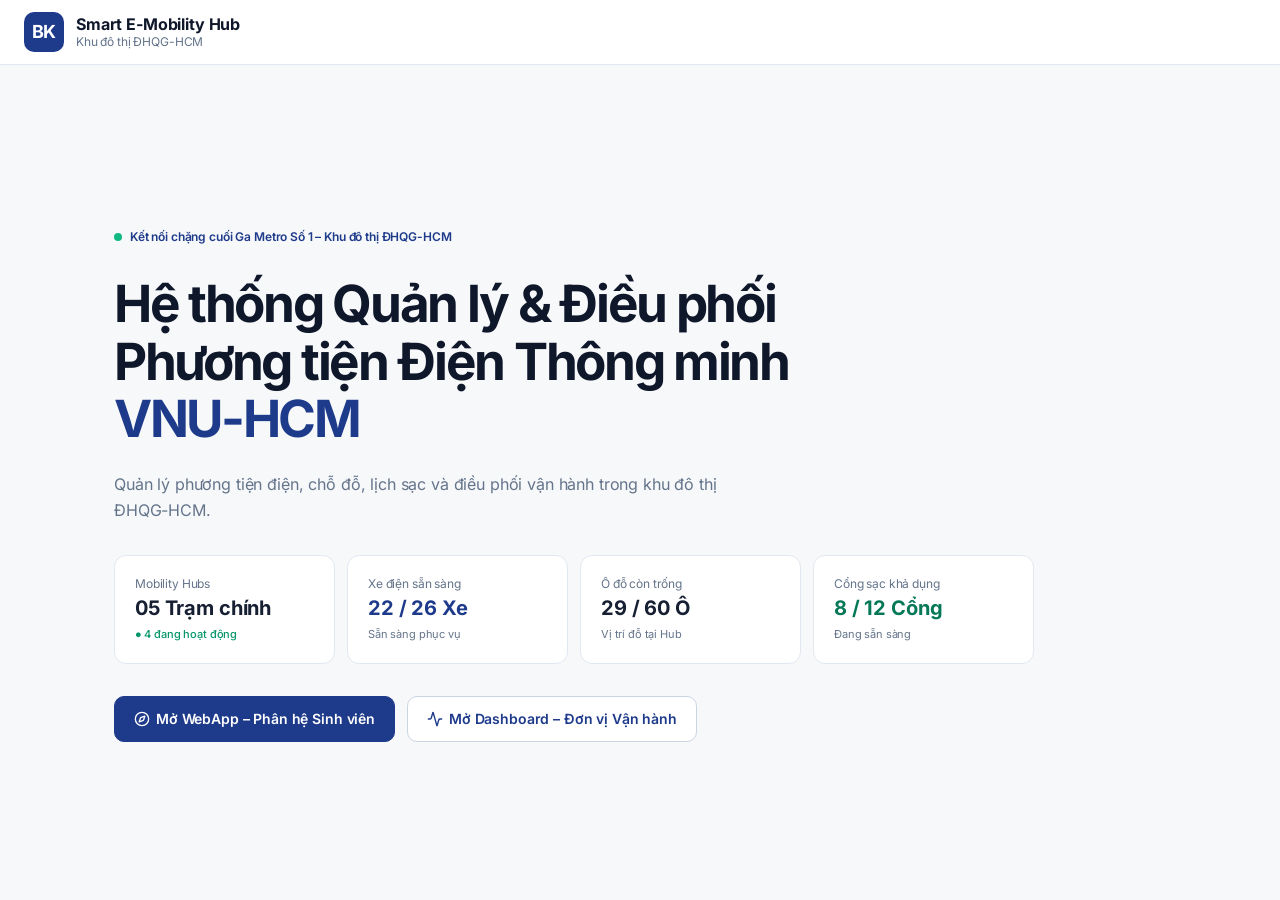
<file: index.html>
<!doctype html>
<html lang="vi">
  <head>
    <meta charset="utf-8" />
    <meta name="viewport" content="width=device-width, initial-scale=1" />
    <meta name="theme-color" content="#1e3a8a" />
    <title>Smart E-Hub · ĐHQG-HCM</title>
    <link rel="stylesheet" href="./src/styles/fonts.css" />
    <link rel="stylesheet" href="./src/styles/base.css" />
    <link rel="stylesheet" href="./src/styles/layout.css" />
    <link rel="stylesheet" href="./src/styles/components.css" />
  </head>
  <body>
    <div id="app"><p>Đang tải dữ liệu khu đô thị…</p></div>
    <dialog id="dialog"></dialog>
    <div role="status" aria-live="polite" id="toast"></div>
    <script type="module" src="./src/app.js"></script>
  </body>
</html>
</file>
<file: src/styles/fonts.css>
/* inter-vietnamese-400-normal */
@font-face {
  font-family: 'Inter';
  font-style: normal;
  font-display: swap;
  font-weight: 400;
  src: url('../../assets/fonts/inter-vietnamese-400-normal.woff2') format('woff2');
  unicode-range: U+0102-0103,U+0110-0111,U+0128-0129,U+0168-0169,U+01A0-01A1,U+01AF-01B0,U+0300-0301,U+0303-0304,U+0308-0309,U+0323,U+0329,U+1EA0-1EF9,U+20AB;
}

/* inter-latin-ext-400-normal */
@font-face {
  font-family: 'Inter';
  font-style: normal;
  font-display: swap;
  font-weight: 400;
  src: url('../../assets/fonts/inter-latin-ext-400-normal.woff2') format('woff2');
  unicode-range: U+0100-02BA,U+02BD-02C5,U+02C7-02CC,U+02CE-02D7,U+02DD-02FF,U+0304,U+0308,U+0329,U+1D00-1DBF,U+1E00-1E9F,U+1EF2-1EFF,U+2020,U+20A0-20AB,U+20AD-20C0,U+2113,U+2C60-2C7F,U+A720-A7FF;
}

/* inter-latin-400-normal */
@font-face {
  font-family: 'Inter';
  font-style: normal;
  font-display: swap;
  font-weight: 400;
  src: url('../../assets/fonts/inter-latin-400-normal.woff2') format('woff2');
  unicode-range: U+0000-00FF,U+0131,U+0152-0153,U+02BB-02BC,U+02C6,U+02DA,U+02DC,U+0304,U+0308,U+0329,U+2000-206F,U+20AC,U+2122,U+2191,U+2193,U+2212,U+2215,U+FEFF,U+FFFD;
}

/* inter-vietnamese-500-normal */
@font-face {
  font-family: 'Inter';
  font-style: normal;
  font-display: swap;
  font-weight: 500;
  src: url('../../assets/fonts/inter-vietnamese-500-normal.woff2') format('woff2');
  unicode-range: U+0102-0103,U+0110-0111,U+0128-0129,U+0168-0169,U+01A0-01A1,U+01AF-01B0,U+0300-0301,U+0303-0304,U+0308-0309,U+0323,U+0329,U+1EA0-1EF9,U+20AB;
}

/* inter-latin-ext-500-normal */
@font-face {
  font-family: 'Inter';
  font-style: normal;
  font-display: swap;
  font-weight: 500;
  src: url('../../assets/fonts/inter-latin-ext-500-normal.woff2') format('woff2');
  unicode-range: U+0100-02BA,U+02BD-02C5,U+02C7-02CC,U+02CE-02D7,U+02DD-02FF,U+0304,U+0308,U+0329,U+1D00-1DBF,U+1E00-1E9F,U+1EF2-1EFF,U+2020,U+20A0-20AB,U+20AD-20C0,U+2113,U+2C60-2C7F,U+A720-A7FF;
}

/* inter-latin-500-normal */
@font-face {
  font-family: 'Inter';
  font-style: normal;
  font-display: swap;
  font-weight: 500;
  src: url('../../assets/fonts/inter-latin-500-normal.woff2') format('woff2');
  unicode-range: U+0000-00FF,U+0131,U+0152-0153,U+02BB-02BC,U+02C6,U+02DA,U+02DC,U+0304,U+0308,U+0329,U+2000-206F,U+20AC,U+2122,U+2191,U+2193,U+2212,U+2215,U+FEFF,U+FFFD;
}

/* inter-vietnamese-600-normal */
@font-face {
  font-family: 'Inter';
  font-style: normal;
  font-display: swap;
  font-weight: 600;
  src: url('../../assets/fonts/inter-vietnamese-600-normal.woff2') format('woff2');
  unicode-range: U+0102-0103,U+0110-0111,U+0128-0129,U+0168-0169,U+01A0-01A1,U+01AF-01B0,U+0300-0301,U+0303-0304,U+0308-0309,U+0323,U+0329,U+1EA0-1EF9,U+20AB;
}

/* inter-latin-ext-600-normal */
@font-face {
  font-family: 'Inter';
  font-style: normal;
  font-display: swap;
  font-weight: 600;
  src: url('../../assets/fonts/inter-latin-ext-600-normal.woff2') format('woff2');
  unicode-range: U+0100-02BA,U+02BD-02C5,U+02C7-02CC,U+02CE-02D7,U+02DD-02FF,U+0304,U+0308,U+0329,U+1D00-1DBF,U+1E00-1E9F,U+1EF2-1EFF,U+2020,U+20A0-20AB,U+20AD-20C0,U+2113,U+2C60-2C7F,U+A720-A7FF;
}

/* inter-latin-600-normal */
@font-face {
  font-family: 'Inter';
  font-style: normal;
  font-display: swap;
  font-weight: 600;
  src: url('../../assets/fonts/inter-latin-600-normal.woff2') format('woff2');
  unicode-range: U+0000-00FF,U+0131,U+0152-0153,U+02BB-02BC,U+02C6,U+02DA,U+02DC,U+0304,U+0308,U+0329,U+2000-206F,U+20AC,U+2122,U+2191,U+2193,U+2212,U+2215,U+FEFF,U+FFFD;
}

/* inter-vietnamese-700-normal */
@font-face {
  font-family: 'Inter';
  font-style: normal;
  font-display: swap;
  font-weight: 700;
  src: url('../../assets/fonts/inter-vietnamese-700-normal.woff2') format('woff2');
  unicode-range: U+0102-0103,U+0110-0111,U+0128-0129,U+0168-0169,U+01A0-01A1,U+01AF-01B0,U+0300-0301,U+0303-0304,U+0308-0309,U+0323,U+0329,U+1EA0-1EF9,U+20AB;
}

/* inter-latin-ext-700-normal */
@font-face {
  font-family: 'Inter';
  font-style: normal;
  font-display: swap;
  font-weight: 700;
  src: url('../../assets/fonts/inter-latin-ext-700-normal.woff2') format('woff2');
  unicode-range: U+0100-02BA,U+02BD-02C5,U+02C7-02CC,U+02CE-02D7,U+02DD-02FF,U+0304,U+0308,U+0329,U+1D00-1DBF,U+1E00-1E9F,U+1EF2-1EFF,U+2020,U+20A0-20AB,U+20AD-20C0,U+2113,U+2C60-2C7F,U+A720-A7FF;
}

/* inter-latin-700-normal */
@font-face {
  font-family: 'Inter';
  font-style: normal;
  font-display: swap;
  font-weight: 700;
  src: url('../../assets/fonts/inter-latin-700-normal.woff2') format('woff2');
  unicode-range: U+0000-00FF,U+0131,U+0152-0153,U+02BB-02BC,U+02C6,U+02DA,U+02DC,U+0304,U+0308,U+0329,U+2000-206F,U+20AC,U+2122,U+2191,U+2193,U+2212,U+2215,U+FEFF,U+FFFD;
}
</file>
<file: src/styles/base.css>
:root {
  color-scheme: light;
  --font: Inter, sans-serif;
  --text-2xs: 10px;
  --text-xs: 11px;
  --text-sm: 12px;
  --text-nav: 13px;
  --text-base: 14px;
  --text-lg: 18px;
  --text-xl: 20px;
  --text-2xl: 24px;
  --line-sm: 16px;
  --line-base: 20px;
  --line-xl: 28px;
  --ink: #172033;
  --slate-900: #0f172a;
  --slate-800: #1e293b;
  --slate-700: #334155;
  --slate-600: #475569;
  --muted: #64748b;
  --subtle: #94a3b8;
  --line: #e2e8f0;
  --slate-300: #cbd5e1;
  --surface: #fff;
  --canvas: #f7f8fa;
  --surface-soft: #f8fafc;
  --map-surface: #f1f4f8;
  --accent: #1e3a8a;
  --accent-hover: #1e40af;
  --accent-soft: #eff4ff;
  --blue-50: #eff6ff;
  --blue-100: #dbeafe;
  --blue-200: #bfdbfe;
  --blue-300: #93c5fd;
  --blue-950: #172554;
  --green-50: #ecfdf5;
  --green-100: #d1fae5;
  --green-200: #a7f3d0;
  --green-500: #10b981;
  --green-600: #059669;
  --green-700: #047857;
  --green-800: #065f46;
  --amber-50: #fffbeb;
  --amber-300: #fcd34d;
  --amber-400: #fbbf24;
  --amber-800: #92400e;
  --red-50: #fef2f2;
  --red-200: #fecaca;
  --red-300: #fca5a5;
  --red-500: #ef4444;
  --red-600: #dc2626;
  --red-700: #b91c1c;
  --red-800: #991b1b;
  --space-1: 4px;
  --space-2: 8px;
  --space-3: 12px;
  --space-4: 16px;
  --space-5: 20px;
  --space-6: 24px;
  --space-8: 32px;
  --radius-xs: 4px;
  --radius-sm: 6px;
  --radius-md: 8px;
  --radius-control: 10px;
  --radius-card: 12px;
  --radius-lg: 16px;
  --radius-pill: 9999px;
  --shadow-sm: 0 1px 2px 0 rgb(0 0 0 / 0.05);
  --shadow-xl: 0 20px 25px -5px rgb(0 0 0 / 0.1), 0 8px 10px -6px rgb(0 0 0 / 0.1);
  --transition: 160ms ease;
}

*, *::before, *::after { box-sizing: border-box; }
body {
  margin: 0;
  min-width: 0;
  background: var(--canvas);
  color: var(--ink);
  font: 400 var(--text-base)/var(--line-base) var(--font);
  letter-spacing: -0.01em;
}
input, button, select {
  font: inherit;
  color: inherit;
}
button, a, input, select, summary { touch-action: manipulation; }
button, summary, select { cursor: pointer; }
button {
  padding: 0;
  background: none;
  border: 0;
}
button:disabled {
  opacity: 0.5;
  cursor: default;
}
a {
  color: var(--accent);
  text-decoration: none;
}
:focus-visible {
  outline: 2px solid var(--accent-hover);
  outline-offset: 2px;
}
h1, h2, h3, p { margin: 0; }
h1, h2, h3 {
  color: var(--slate-900);
  font-weight: 700;
}
h1 {
  font-size: var(--text-xl);
  line-height: var(--line-xl);
  letter-spacing: -0.025em;
}
h2 {
  font-size: var(--text-base);
  line-height: var(--line-base);
  letter-spacing: -0.025em;
}
h3 {
  font-size: var(--text-sm);
  line-height: var(--line-sm);
}
small, .muted { color: var(--muted); }
small {
  font-size: var(--text-xs);
  line-height: 1.5;
}
strong, b { font-weight: 700; }
.icon {
  flex: none;
  vertical-align: middle;
}
.accent-text { color: var(--accent); }
.green-text { color: var(--green-700); }
.sr-only {
  position: absolute;
  width: 1px;
  height: 1px;
  padding: 0;
  overflow: hidden;
  clip-path: inset(50%);
  white-space: nowrap;
}

input:not([type="checkbox"], [type="hidden"]), select {
  min-width: 0;
  min-height: 34px;
  max-width: 100%;
  padding: 6px 10px;
  border: 1px solid var(--slate-300);
  border-radius: var(--radius-md);
  background: var(--surface);
}
input::placeholder { color: var(--subtle); }
input[type="checkbox"] { accent-color: var(--accent); }
select[multiple] { min-height: auto; }
fieldset {
  min-width: 0;
  margin: 0;
  padding: var(--space-2) var(--space-3);
  border: 1px solid var(--line);
  border-radius: var(--radius-card);
  background: var(--surface-soft);
}
legend {
  padding: 0 var(--space-1);
  color: var(--slate-700);
  font-weight: 600;
}
details { margin-top: var(--space-3); }
summary {
  font-weight: 600;
  color: var(--accent);
}
hr {
  margin: var(--space-4) 0;
  border: 0;
  border-top: 1px solid var(--line);
}
.scroll {
  overflow: auto;
  max-width: 100%;
}
.scroll::-webkit-scrollbar,
.side::-webkit-scrollbar,
.main::-webkit-scrollbar,
.hub-inspector::-webkit-scrollbar {
  width: 5px;
  height: 5px;
}
.scroll::-webkit-scrollbar-thumb,
.side::-webkit-scrollbar-thumb,
.main::-webkit-scrollbar-thumb,
.hub-inspector::-webkit-scrollbar-thumb {
  background: var(--slate-300);
  border-radius: var(--radius-pill);
}
</file>
<file: src/styles/layout.css>
.landing {
  display: flex;
  flex-direction: column;
  min-height: 100dvh;
}
.landing-header {
  background: rgb(255 255 255 / 0.96);
  border-bottom: 1px solid var(--line);
}
.landing-header > div {
  width: min(100%, 1280px);
  height: 64px;
  margin: 0 auto;
  padding: 0 var(--space-6);
  display: flex;
  align-items: center;
}
.brand {
  display: inline-flex;
  align-items: center;
  gap: 10px;
  color: var(--slate-900);
  flex: none;
}
.brand-mark {
  display: grid;
  place-items: center;
  flex: none;
  width: 36px;
  height: 36px;
  border-radius: var(--radius-control);
  background: var(--accent);
  color: var(--surface);
  font-weight: 700;
}
.brand b, .brand small { display: block; }
.brand b { line-height: 1; }
.brand small { margin-top: 2px; }
.landing-header .brand { gap: var(--space-3); }
.landing-header .brand-mark {
  width: 40px;
  height: 40px;
  font-size: var(--text-lg);
}
.landing-header .brand b {
  font-size: 16px;
  line-height: 20px;
}
.landing-header .brand small {
  margin: 0;
  font-size: var(--text-sm);
  line-height: var(--line-sm);
}
.landing-main {
  display: grid;
  align-items: center;
  flex: 1;
  width: min(100%, 1100px);
  margin-inline: auto;
  padding: 80px var(--space-6);
}
.landing-hero {
  max-width: 920px;
  display: grid;
  gap: var(--space-6);
}
.landing-kicker {
  display: flex;
  align-items: center;
  gap: var(--space-2);
  padding-block: 6px;
  color: var(--accent);
  font-size: var(--text-sm);
  line-height: var(--line-sm);
  font-weight: 600;
}
.landing-hero h1 {
  max-width: 780px;
  font-size: clamp(32px, 4vw, 52px);
  line-height: 1.12;
  letter-spacing: -0.045em;
}
.landing-hero h1 span { color: var(--accent); }
.landing-hero > p {
  max-width: 650px;
  color: var(--muted);
  font-size: 16px;
  line-height: 26px;
}
.landing-metrics {
  display: grid;
  grid-template-columns: repeat(4, minmax(0, 1fr));
  gap: var(--space-3);
  padding-top: var(--space-2);
}
.landing-metrics > div {
  padding: var(--space-5);
  border: 1px solid var(--line);
  border-radius: var(--radius-card);
  background: var(--surface);
}
.landing-metrics small, .landing-metrics strong, .landing-metrics span { display: block; }
.landing-metrics small {
  font-size: var(--text-sm);
  line-height: var(--line-sm);
}
.landing-metrics strong {
  margin-top: 2px;
  font-size: var(--text-xl);
  line-height: var(--line-xl);
}
.landing-metrics span {
  margin-top: var(--space-1);
  color: var(--muted);
  font-size: var(--text-xs);
  line-height: 16.5px;
}
.landing-metrics span.green-text {
  color: var(--green-600);
  font-weight: 500;
}
.landing-actions {
  display: flex;
  flex-wrap: wrap;
  gap: var(--space-3);
  padding-top: var(--space-2);
}
.shell {
  --side-width: 240px;
  --header-height: 72px;
  display: grid;
  grid-template: var(--header-height) minmax(0, 1fr) / var(--side-width) minmax(0, 1fr);
  height: 100dvh;
}
.topbar {
  grid-column: 1 / -1;
  position: relative;
  z-index: 3;
  display: flex;
  align-items: center;
  justify-content: space-between;
  gap: var(--space-3);
  padding-inline: 28px;
  border-bottom: 1px solid var(--line);
  background: var(--surface);
}
.top-left, .top-right {
  display: flex;
  align-items: center;
  min-width: 0;
  gap: var(--space-6);
}
.top-right {
  flex: none;
  gap: var(--space-4);
}
.zone, .searchbox {
  display: flex;
  align-items: center;
  min-width: 0;
  gap: var(--space-2);
  padding: 6px var(--space-3);
  background: var(--surface-soft);
  border: 1px solid var(--line);
  border-radius: var(--radius-md);
  font-size: var(--text-sm);
  font-weight: 500;
  line-height: var(--line-sm);
  color: var(--slate-700);
  white-space: nowrap;
}
.zone .icon { color: var(--accent-hover); }
.searchbox { width: 192px; }
.searchbox .icon { color: var(--subtle); }
.searchbox input:not([type="checkbox"]) {
  width: 100%;
  min-height: 0;
  padding: 0;
  border: 0;
  background: transparent;
  font-weight: 400;
}
.account {
  display: flex;
  align-items: center;
  gap: 10px;
  text-align: left;
}
.alert-link + .account {
  padding-left: var(--space-2);
  border-left: 1px solid var(--line);
}
.account .avatar {
  display: grid;
  place-items: center;
  flex: none;
  width: 32px;
  height: 32px;
  border-radius: var(--radius-pill);
  background: var(--accent);
  color: var(--surface);
  font-size: var(--text-sm);
  font-weight: 700;
}
.account-name {
  color: var(--slate-800);
  font-size: var(--text-sm);
  line-height: 15px;
}
.account-name strong { font-weight: 600; }
.account-name small {
  display: block;
  color: var(--accent-hover);
  font-weight: 500;
  line-height: 1.25;
}
.alert-link, .mobile-menu {
  display: inline-grid;
  place-items: center;
  width: 32px;
  height: 32px;
  border-radius: var(--radius-md);
  color: var(--slate-600);
}
.alert-link:hover, .mobile-menu:hover { background: var(--surface-soft); }
.mobile-menu {
  display: none;
  flex: none;
}

.side {
  display: flex;
  flex-direction: column;
  justify-content: space-between;
  gap: var(--space-6);
  padding: var(--space-5);
  overflow: auto;
  background: var(--surface);
  border-right: 1px solid var(--line);
}
.nav-group + .nav-group { margin-top: var(--space-6); }
.shell-operator .side-nav { padding-top: var(--space-6); }
.nav-group h2 {
  margin: 0 var(--space-3) var(--space-2);
  color: var(--subtle);
  font-size: var(--text-xs);
  line-height: 16.5px;
  letter-spacing: 0.08em;
  text-transform: uppercase;
}
.nav-link {
  display: flex;
  align-items: center;
  gap: 10px;
  min-height: 40px;
  margin-bottom: var(--space-1);
  padding: 10px var(--space-3);
  border-radius: var(--radius-control);
  color: var(--slate-600);
  font-size: var(--text-nav);
  line-height: var(--line-sm);
  text-align: center;
}
.nav-link:hover { background: var(--surface-soft); }
.nav-link.active {
  background: var(--accent-soft);
  color: var(--accent);
  font-weight: 600;
}
.nav-dot {
  margin-left: auto;
  width: 6px;
  height: 6px;
  border-radius: 50%;
  background: var(--blue-300);
  flex: none;
}
.sidebar-foot {
  display: grid;
  gap: var(--space-2);
  padding-top: var(--space-5);
  border-top: 1px solid var(--surface-soft);
}
.sidebar-status {
  display: grid;
  gap: 6px;
  border-radius: var(--radius-card);
  background: var(--surface-soft);
  padding: 14px;
  color: var(--slate-700);
  font-size: var(--text-sm);
  line-height: var(--line-sm);
}
.sidebar-status > span, .sidebar-status button {
  display: flex;
  align-items: center;
  gap: 6px;
}
.sidebar-status p {
  display: flex;
  justify-content: space-between;
  gap: var(--space-1);
  font-size: var(--text-xs);
}
.sidebar-status p span { color: var(--muted); }
.sidebar-status button {
  padding-top: var(--space-1);
  border-top: 1px solid var(--line);
  color: var(--accent);
  font-size: var(--text-xs);
  text-align: left;
}
.back-home {
  display: flex;
  justify-content: center;
  align-items: center;
  gap: 6px;
  padding-block: var(--space-2);
  color: var(--muted);
  font-size: var(--text-sm);
}
.back-home:hover { color: var(--accent); }
.workspace {
  display: flex;
  flex-direction: column;
  min-width: 0;
  min-height: 0;
}
.status-bar {
  display: flex;
  flex-wrap: wrap;
  justify-content: space-between;
  align-items: center;
  gap: var(--space-3);
  flex: none;
  padding: var(--space-3) 28px;
  border-bottom: 1px solid var(--line);
  background: rgb(255 255 255 / 0.9);
  font-size: var(--text-sm);
  line-height: var(--line-sm);
}
.status-pills {
  display: flex;
  flex-wrap: wrap;
  gap: var(--space-2);
}
.status-pills > span {
  display: flex;
  align-items: center;
  gap: 6px;
  padding: 6px 10px;
  border-radius: var(--radius-md);
  background: var(--surface-soft);
  color: var(--slate-600);
  font-weight: 500;
}
.status-pills > span:nth-child(2) .icon { color: var(--accent-hover); }
.status-pills > span:last-child .icon { color: var(--green-600); }
.status-message {
  padding: var(--space-1) var(--space-3);
  border: 1px solid var(--blue-200);
  border-radius: var(--radius-md);
  background: var(--blue-50);
  color: var(--accent);
  font-weight: 500;
}
.main {
  min-width: 0;
  min-height: 0;
  flex: 1;
  overflow: auto;
  padding: var(--space-8);
}
.main > * {
  width: min(100%, 1100px);
  margin-inline: auto;
}
.main > * + * { margin-top: var(--space-5); }
.main-explorer { padding: 0; }
.main-explorer > * { width: 100%; }
.page-heading {
  display: flex;
  justify-content: space-between;
  align-items: center;
  flex-wrap: wrap;
  gap: var(--space-2);
}
.page-heading p {
  margin-top: 2px;
  color: var(--muted);
  font-size: var(--text-sm);
  line-height: var(--line-sm);
}
.grid, .ops-columns {
  display: grid;
  grid-template-columns: repeat(2, minmax(0, 1fr));
  gap: var(--space-5);
  align-items: start;
}
.stack {
  display: grid;
  gap: var(--space-5);
  min-width: 0;
}
.parking-columns { grid-template-columns: repeat(3, minmax(0, 1fr)); }
.dispatch-columns {
  grid-template-columns: minmax(0, 7fr) minmax(0, 5fr);
  gap: var(--space-6);
}
.scenario-columns {
  grid-template-columns: minmax(0, 5fr) minmax(0, 7fr);
  gap: var(--space-6);
}
.incident-columns {
  grid-template-columns: minmax(0, 7fr) minmax(0, 5fr);
  gap: var(--space-6);
}
.incident-columns > :first-child { grid-area: 1 / 2; }
.incident-columns > :last-child { grid-area: 1 / 1; }
.dashboard-details { margin-top: var(--space-6); }
.row, .detail-line {
  display: flex;
  flex-wrap: wrap;
  align-items: center;
  gap: var(--space-2);
}
.row > .field { flex: 1 1 140px; }

@media (max-width: 1024px) {
  .shell { --side-width: 216px; }
  .main:not(.main-explorer) { padding: var(--space-5); }
  .top-left, .top-right { gap: var(--space-3); }
  .searchbox { width: 154px; }
}
@media (max-width: 940px) {
  .zone { display: none; }
  .parking-columns, .ops-columns, .dashboard-details { grid-template-columns: minmax(0, 1fr); }
  .incident-columns > .panel, .scenario-columns > .panel { grid-area: auto; }
}
@media (max-width: 767px) {
  .shell {
    --header-height: 72px;
    display: block;
    height: auto;
    min-height: 100dvh;
  }
  .topbar {
    position: sticky;
    top: 0;
    min-height: var(--header-height);
    padding-inline: var(--space-4);
  }
  .mobile-menu { display: inline-grid; }
  .side { display: none; }
  .shell.menu-open .side {
    display: flex;
    position: fixed;
    z-index: 4;
    inset: var(--header-height) auto 0 0;
    width: 240px;
    box-shadow: var(--shadow-xl);
  }
  .main { overflow: visible; }
  .status-bar { padding-inline: var(--space-4); }
}
@media (max-width: 639px) {
  .landing-metrics { grid-template-columns: repeat(2, minmax(0, 1fr)); }
  .shell:has(.searchbox) { --header-height: 99px; }
  .topbar { gap: var(--space-2); }
  .top-left, .top-right { gap: var(--space-2); }
  .topbar .brand { gap: var(--space-2); }
  .topbar .brand small { display: none; }
  .topbar .brand b {
    max-width: 92px;
    line-height: var(--line-sm);
  }
  .topbar .searchbox {
    flex: 1 1 100%;
    width: 100%;
  }
  .topbar:has(.searchbox) .top-left { display: contents; }
  .topbar:has(.searchbox) {
    flex-wrap: wrap;
    padding-block: 12px;
  }
  .topbar:has(.searchbox) .searchbox { order: 2; }
  .topbar .brand { margin-right: auto; }
  .shell-operator .account-name, .status-message { display: none; }
  .status-pills {
    display: grid;
    grid-template-columns: 1fr 1fr;
    width: 100%;
    gap: 6px;
  }
  .status-pills > span {
    padding: 6px var(--space-2);
    font-size: var(--text-xs);
  }
  .grid { grid-template-columns: minmax(0, 1fr); }
}
</file>
<file: src/styles/components.css>
.btn {
  display: inline-flex;
  justify-content: center;
  align-items: center;
  gap: 6px;
  min-height: 34px;
  padding: 7px 13px;
  border: 1px solid transparent;
  border-radius: var(--radius-card);
  font-size: var(--text-sm);
  font-weight: 600;
  line-height: var(--line-sm);
  text-align: center;
  transition: background-color var(--transition), color var(--transition), border-color var(--transition);
}
.btn.primary {
  background: var(--accent);
  color: var(--surface);
}
.btn.primary:hover { background: var(--accent-hover); }
.btn.secondary {
  background: var(--surface);
  border-color: var(--slate-300);
  color: var(--accent);
}
.btn.secondary:hover, .btn.quiet:hover { background: var(--surface-soft); }
.btn.quiet { color: var(--slate-600); }
.btn.success {
  background: var(--green-700);
  color: var(--surface);
}
.btn.success:hover { background: var(--green-800); }
.btn.danger {
  background: var(--red-700);
  color: var(--surface);
}
.btn.danger:hover { background: var(--red-800); }
.landing-actions .btn {
  min-height: 46px;
  padding: 11px 19px;
  border-radius: var(--radius-control);
  font-size: var(--text-base);
  line-height: var(--line-base);
}
.landing-actions .btn.primary { border-color: var(--accent); }
.landing-actions .btn.secondary { font-weight: 600; }
.status-dot {
  width: 8px;
  height: 8px;
  background: var(--green-500);
  border-radius: 50%;
  flex: none;
}
.status-dot.offline { background: var(--red-500); }

.panel, .table-panel {
  min-width: 0;
  border: 1px solid var(--line);
  border-radius: var(--radius-card);
  background: var(--surface);
}
.panel {
  padding: var(--space-5);
  font-size: var(--text-sm);
  line-height: 1.5;
}
.panel > h2 {
  margin-bottom: var(--space-3);
  padding-bottom: 10px;
  border-bottom: 1px solid var(--surface-soft);
}
.panel > .field + .field { margin-top: var(--space-3); }
.section-head, .list-row {
  display: flex;
  justify-content: space-between;
  align-items: center;
  gap: var(--space-2);
}
.section-head { flex-wrap: wrap; }
.list-row {
  padding-block: 10px;
  border-bottom: 1px solid var(--line);
}
.list-row:last-child { border-bottom: 0; }
.list-row > :first-child {
  min-width: 0;
  overflow-wrap: anywhere;
}
.panel article + article, .record + .record {
  margin-top: var(--space-3);
  padding-top: var(--space-3);
  border-top: 1px solid var(--line);
}
.record .row, .record > .btn, .list-row + .btn, .list-row + .row { margin-top: var(--space-2); }
.pickup-panel > h2 { color: var(--accent); }
.return-panel > h2 { color: var(--green-700); }
.trip-columns > .panel { align-self: stretch; }
.wallet-pill {
  display: flex;
  gap: var(--space-2);
  align-items: center;
  border: 1px solid var(--line);
  border-radius: var(--radius-card);
  background: var(--surface);
  padding: var(--space-2) 14px;
  font-size: var(--text-sm);
}
.wallet-pill .icon, .wallet-pill strong { color: var(--accent); }
.wallet-pill small { display: block; }
.empty {
  padding: var(--space-3);
  background: var(--surface-soft);
  border-radius: var(--radius-md);
  color: var(--muted);
  font-size: var(--text-sm);
  line-height: 1.5;
}
.empty + .btn { margin-top: var(--space-3); }
.panel-info {
  border-color: var(--blue-200);
  background: var(--blue-50);
}
.panel-info > h2 {
  color: var(--accent);
  border-color: var(--blue-100);
}
.panel-info .empty {
  padding: 0;
  background: transparent;
  color: var(--accent);
}
.power-panel {
  display: flex;
  flex-wrap: wrap;
  gap: var(--space-4);
  align-items: end;
  padding: var(--space-4);
}
.power-panel > div { margin-right: auto; }
.power-panel > .field + .field { margin: 0; }
.dispatch-columns fieldset .list-row { padding-block: 5px; }
.dispatch-columns .action-form > .btn, .incident-columns .action-form > .btn,
.trip-columns .action-form > .btn, .parking-columns .action-form > .btn {
  width: 100%;
}
.dashboard-details details { margin: 0; }
.dashboard-details details > :nth-child(2) { margin-top: var(--space-3); }
.telemetry-controls {
  display: flex;
  flex-wrap: wrap;
  align-items: end;
  gap: var(--space-3);
  padding: 0;
  border: 0;
  background: transparent;
}
.telemetry-controls > .field { flex: 1 1 140px; }
.telemetry-controls .action-form {
  flex: 4 1 560px;
  grid-template-columns: minmax(0, 1fr) minmax(0, 1.4fr) minmax(0, 0.7fr) auto;
  margin: 0;
}
.telemetry-log {
  background: var(--slate-900);
  border: 0;
  border-radius: var(--radius-lg);
  color: var(--green-500);
  font-family: ui-monospace, Consolas, monospace;
  font-size: var(--text-xs);
  letter-spacing: 0;
}
.telemetry-log > h2 {
  font: inherit;
  text-transform: uppercase;
  color: var(--subtle);
  border-color: var(--slate-800);
}
.telemetry-log small { color: var(--blue-300); }
.telemetry-log .list-row { border-color: var(--slate-800); }
.telemetry-log .empty {
  background: transparent;
  color: var(--blue-300);
  padding: 0;
}
.forecast {
  margin-top: var(--space-3);
  padding: var(--space-3);
  border-radius: var(--radius-md);
  background: var(--slate-900);
  color: var(--surface-soft);
}
.forecast h3 {
  margin-bottom: var(--space-1);
  color: var(--blue-300);
  text-transform: uppercase;
  font-size: var(--text-2xs);
}
.forecast small, .forecast .empty { color: var(--line); }
.forecast .empty {
  padding: 0;
  background: transparent;
}
.forecast .list-row { border-color: var(--slate-800); }

.action-form, .field {
  display: grid;
  min-width: 0;
  gap: 4px;
}
.action-form {
  gap: var(--space-3);
  margin: var(--space-3) 0 0;
  align-items: end;
}
.action-form > .btn { justify-self: start; }
.field > span {
  font-size: var(--text-sm);
  font-weight: 600;
  color: var(--slate-700);
}
.field input, .field select { width: 100%; }
.field input[type="checkbox"] { width: auto; }
.error-line {
  color: var(--red-700);
  background: var(--red-50);
  border: 1px solid var(--red-200);
  border-radius: var(--radius-md);
  padding: var(--space-3);
}
.error-line:empty { display: none; }
.soft-label {
  display: inline-block;
  padding: 2px var(--space-2);
  border-radius: var(--radius-xs);
  background: var(--surface-soft);
  color: var(--slate-600);
  font-size: var(--text-xs);
  font-weight: 500;
}
.badge {
  display: inline-flex;
  flex: none;
  align-items: center;
  gap: 4px;
  padding: 2px 10px;
  border: 1px solid var(--blue-200);
  border-radius: var(--radius-pill);
  background: var(--blue-50);
  color: var(--accent);
  font-size: var(--text-xs);
  line-height: 16px;
  font-weight: 500;
  white-space: nowrap;
}
.badge i {
  width: 5px;
  height: 5px;
  flex: none;
  border-radius: 50%;
  background: currentColor;
}
.badge.green {
  background: var(--green-50);
  color: var(--green-700);
  border-color: var(--green-200);
}
.badge.gold {
  background: var(--amber-50);
  color: var(--amber-800);
  border-color: var(--amber-300);
}
.badge.red {
  background: var(--red-50);
  color: var(--red-700);
  border-color: var(--red-200);
}

table {
  width: 100%;
  min-width: 590px;
  border-collapse: collapse;
  color: var(--slate-900);
  font-size: var(--text-sm);
  line-height: var(--line-sm);
  text-align: left;
}
th, td {
  padding: 14px var(--space-4);
  border-bottom: 1px solid var(--line);
}
th {
  background: var(--surface-soft);
  color: var(--muted);
  font-size: var(--text-xs);
  font-weight: 600;
  text-transform: uppercase;
}
td small { display: block; }
table:has(.occupancy) { table-layout: fixed; }
table:has(.occupancy) th:nth-child(1) { width: 28%; }
table:has(.occupancy) th:nth-child(2) { width: 10%; }
table:has(.occupancy) th:nth-child(3) { width: 15%; }
table:has(.occupancy) th:nth-child(4) { width: 8%; }
table:has(.occupancy) th:nth-child(5) { width: 15%; }
table:has(.occupancy) td { height: 77px; }
table:has(.occupancy) th { height: 60px; }
tbody tr:last-child td { border-bottom: 0; }
tbody tr:hover { background: var(--surface-soft); }
.occupancy {
  display: block;
  width: min(112px, 100%);
  height: 6px;
  margin-top: var(--space-1);
  border-radius: var(--radius-pill);
  background: var(--line);
  overflow: hidden;
}
.occupancy span {
  height: 100%;
  display: block;
  background: var(--accent-hover);
}

.explorer {
  display: grid;
  grid-template-columns: minmax(0, 2fr) minmax(0, 1fr);
  height: 100%;
}
.map-area {
  position: relative;
  isolation: isolate;
  min-height: 440px;
  background: var(--map-surface);
  overflow: hidden;
}
.explorer > .map-area {
  display: flex;
  flex-direction: column;
  justify-content: space-between;
  padding: var(--space-5);
}
.map-art {
  position: absolute;
  inset: 0;
  width: 100%;
  height: 100%;
  z-index: -1;
}
.map-toolbar, .map-footer {
  display: flex;
  flex-wrap: wrap;
  gap: var(--space-2);
  align-items: center;
  z-index: 1;
  font-size: var(--text-sm);
  line-height: var(--line-sm);
}
.vehicle-filters, .refresh-label, .map-footer > * {
  background: var(--surface);
  border: 1px solid var(--line);
  border-radius: var(--radius-card);
}
.vehicle-filters {
  display: flex;
  flex-wrap: wrap;
  gap: var(--space-1);
  padding: 6px;
  color: var(--slate-700);
  font-weight: 500;
}
.vehicle-filters button, .battery-filter {
  border-radius: var(--radius-md);
  padding: 6px var(--space-3);
  white-space: nowrap;
}
.vehicle-filters button:hover, .battery-filter:hover { background: var(--surface-soft); }
.vehicle-filters button[aria-pressed="true"], .battery-filter:has(:checked) {
  background: var(--accent);
  color: var(--surface);
}
.battery-filter {
  display: inline-flex;
  align-items: center;
  gap: var(--space-1);
  cursor: pointer;
}
.battery-filter input {
  position: absolute;
  opacity: 0;
  width: 1px;
  height: 1px;
}
.battery-filter:focus-within {
  outline: 2px solid var(--accent-hover);
  outline-offset: 2px;
}
.refresh-label {
  display: inline-flex;
  align-items: center;
  gap: 6px;
  padding: var(--space-2) var(--space-3);
  color: var(--slate-700);
  font-weight: 500;
  white-space: nowrap;
}
.map-footer { justify-content: space-between; }
.map-footer > * {
  border-radius: var(--radius-md);
  padding: 6px 14px;
}
.map-footer > span {
  color: var(--muted);
  font-size: var(--text-xs);
  font-weight: 600;
}
.map-footer button {
  display: flex;
  gap: 6px;
  align-items: center;
  color: var(--accent);
  font-weight: 500;
}
.map-footer button:hover { background: var(--surface-soft); }
.map-pins {
  position: absolute;
  inset: 62px var(--space-5) 50px;
}
.map-pin {
  position: absolute;
  left: var(--pin-left, var(--hub-x));
  top: var(--pin-top, var(--hub-y));
  display: flex;
  align-items: center;
  gap: 10px;
  max-width: 46%;
  padding: var(--space-2) 14px;
  border: 1px solid var(--line);
  border-radius: var(--radius-card);
  background: var(--surface);
  color: var(--slate-800);
  text-align: left;
  line-height: var(--line-sm);
  transition: transform 200ms ease;
}
.map-pin:hover, .map-pin:focus-visible {
  z-index: 1;
  transform: translateY(-2px);
}
.map-pin[value="H-01"] {
  --pin-left: 10%;
  --pin-top: 26%;
}
.map-pin[value="H-02"] {
  --pin-left: 58%;
  --pin-top: 32%;
}
.map-pin[value="H-03"] {
  --pin-left: 36%;
  --pin-top: 48%;
}
.map-pin[value="H-04"] {
  --pin-left: 18%;
  --pin-top: 72%;
}
.map-pin[value="H-05"] {
  --pin-left: 60%;
  --pin-top: 68%;
}
.map-pin b, .map-pin small { display: block; }
.map-pin b { font-size: var(--text-sm); }
.map-pin small { font-size: var(--text-xs); }
.map-pin .status-dot {
  width: 10px;
  height: 10px;
}
.map-pin.offline {
  color: var(--red-700);
  border-color: var(--red-200);
}
.map-pin.offline small { color: var(--red-600); }
.map-pin.offline .status-dot { background: var(--red-500); }
.map-pin.picked {
  z-index: 1;
  background: var(--slate-900);
  color: var(--surface);
  border-color: var(--slate-900);
}
.map-pin.picked small { color: var(--line); }
.map-pin.picked:not(.offline) .status-dot { background: var(--amber-400); }
.operator-map {
  min-height: 310px;
  border-radius: var(--radius-md);
}
.operator-map .map-pins { inset: 10px; }
.operator-map .map-pin { max-width: 39%; }
.operator-map .map-pin small { display: none; }
.hub-inspector {
  display: flex;
  flex-direction: column;
  min-width: 0;
  gap: var(--space-5);
  padding: var(--space-8);
  border-left: 1px solid var(--line);
  background: var(--surface);
  overflow: auto;
}
.hub-heading {
  display: flex;
  flex-wrap: wrap;
  align-items: center;
  gap: var(--space-2);
}
.hub-code {
  border-radius: var(--radius-xs);
  background: var(--accent);
  color: var(--surface);
  padding: 2px var(--space-2);
  font-size: var(--text-2xs);
  line-height: 15px;
  font-weight: 700;
}
.hub-overview h2 {
  margin-top: 6px;
  font-size: var(--text-xl);
  line-height: var(--line-xl);
}
.hub-overview p {
  display: flex;
  align-items: flex-start;
  gap: var(--space-1);
  margin-top: 2px;
  color: var(--muted);
  font-size: var(--text-sm);
  line-height: var(--line-sm);
}
.hub-overview p .icon { color: var(--accent-hover); }
.hub-resources {
  display: grid;
  grid-template-columns: repeat(3, minmax(0, 1fr));
  gap: 10px;
}
.hub-resource {
  min-width: 0;
  padding: var(--space-3);
  border: 1px solid var(--line);
  border-radius: var(--radius-card);
  background: var(--surface-soft);
}
.hub-resource > div {
  display: flex;
  align-items: center;
  justify-content: space-between;
  gap: 2px;
  color: var(--muted);
  font-size: var(--text-xs);
  line-height: 16px;
}
.hub-resource .icon { color: var(--accent); }
.hub-resource strong {
  display: block;
  margin-top: var(--space-1);
  font-size: var(--text-lg);
  color: var(--slate-900);
  line-height: var(--line-xl);
}
.hub-resource strong small {
  font-size: var(--text-sm);
  font-weight: 400;
  color: var(--subtle);
}
.hub-resource > small {
  display: block;
  font-size: var(--text-2xs);
}
.hub-bikes strong { color: var(--accent); }
.hub-ports .icon { color: var(--green-600); }
.hub-vehicles h3 {
  letter-spacing: 0.05em;
  text-transform: uppercase;
  color: var(--slate-600);
}
.vehicle-list {
  display: grid;
  gap: var(--space-2);
  margin-top: 10px;
  max-height: 219px;
  overflow: auto;
}
.vehicle-list::-webkit-scrollbar { width: 5px; }
.vehicle-list::-webkit-scrollbar-thumb {
  background: var(--slate-300);
  border-radius: var(--radius-pill);
}
.vehicle-card {
  display: flex;
  align-items: center;
  gap: var(--space-3);
  padding: var(--space-3);
  border: 1px solid var(--line);
  border-radius: var(--radius-card);
}
.vehicle-card:hover { border-color: var(--blue-300); }
.vehicle-icon {
  display: grid;
  place-items: center;
  width: 36px;
  height: 36px;
  border-radius: var(--radius-md);
  background: var(--surface-soft);
  color: var(--accent);
  flex: none;
}
.vehicle-label {
  flex: 1;
  min-width: 0;
  color: var(--slate-900);
  font-size: var(--text-sm);
  line-height: var(--line-sm);
}
.vehicle-label small { display: block; }
.vehicle-label b { color: var(--green-700); }
.vehicle-card .btn {
  flex: none;
  max-width: 44%;
  min-height: 28px;
  padding: 5px var(--space-3);
  border: 0;
  border-radius: var(--radius-md);
  background: var(--surface-soft);
}
.vehicle-card .btn:hover {
  background: var(--accent);
  color: var(--surface);
}
.reservation-summary {
  display: grid;
  gap: var(--space-3);
  border: 1px solid var(--blue-200);
  border-radius: var(--radius-card);
  padding: var(--space-4);
  background: rgb(239 246 255 / 0.4);
  font-size: var(--text-sm);
  line-height: 1.5;
  color: var(--slate-600);
}
.reservation-summary h3 { color: var(--blue-950); }
.reservation-summary .section-head {
  padding-bottom: var(--space-2);
  border-bottom: 1px solid var(--blue-100);
}
.reservation-summary .btn {
  width: 100%;
  border-color: var(--line);
}
.hub-list {
  display: grid;
  gap: var(--space-1);
}
.hub-list:empty { display: none; }
.hub-choice {
  display: flex;
  align-items: center;
  gap: var(--space-2);
  min-height: 36px;
  padding: 6px var(--space-3);
  border-radius: var(--radius-md);
  background: var(--surface-soft);
  text-align: left;
  font-size: var(--text-sm);
}
.hub-choice .icon {
  margin-left: auto;
  color: var(--muted);
}
.hub-choice[aria-pressed="true"], .hub-choice:hover {
  background: var(--accent-soft);
  color: var(--accent);
}

dialog {
  width: min(448px, calc(100% - 32px));
  max-height: calc(100% - 32px);
  padding: var(--space-8);
  border: 1px solid var(--line);
  border-radius: var(--radius-lg);
  background: var(--surface);
  box-shadow: var(--shadow-xl);
  color: var(--ink);
}
dialog::backdrop {
  background: rgb(15 23 42 / 0.3);
  backdrop-filter: blur(4px);
}
.dialog-heading {
  display: flex;
  align-items: flex-start;
  justify-content: space-between;
  gap: var(--space-4);
  margin-bottom: var(--space-6);
}
.dialog-heading h2 {
  font-size: var(--text-2xl);
  line-height: 32px;
  letter-spacing: inherit;
}
.dialog-heading p { margin-top: var(--space-2); }
.dialog-caption {
  margin-bottom: var(--space-1);
  color: var(--accent);
  font-size: var(--text-sm);
  font-weight: 600;
  line-height: var(--line-sm);
  letter-spacing: 0.05em;
  text-transform: uppercase;
}
.close {
  display: grid;
  place-items: center;
  padding: var(--space-2);
  border-radius: var(--radius-md);
  color: var(--subtle);
}
.close:hover {
  background: var(--surface-soft);
  color: var(--slate-700);
}
.login-dialog .action-form { gap: var(--space-4); }
.login-dialog .field { gap: 6px; }
.login-dialog .field > span {
  font-size: var(--text-base);
  font-weight: 500;
}
.login-dialog input:not([type="checkbox"]) {
  min-height: 42px;
  padding: 10px 14px;
}
.login-dialog input:focus {
  border-color: var(--accent-hover);
  outline: 2px solid var(--blue-100);
  outline-offset: 0;
}
.dialog-actions {
  display: flex;
  justify-content: flex-end;
  gap: var(--space-3);
  padding-top: var(--space-2);
}
.dialog-actions .btn {
  min-height: 40px;
  padding: 9px var(--space-4);
  border-radius: var(--radius-md);
  font-size: var(--text-base);
}
.demo-footer {
  margin-top: var(--space-6);
  padding-top: var(--space-4);
  border-top: 1px solid var(--line);
}
.demo-accounts {
  display: flex;
  gap: var(--space-2);
  flex-wrap: wrap;
  margin-top: var(--space-2);
}
.demo-accounts button {
  padding: 3px var(--space-2);
  border-radius: var(--radius-md);
  background: var(--surface-soft);
  color: var(--accent);
  font-size: var(--text-xs);
}
.demo-accounts button:hover { background: var(--accent-soft); }
#toast {
  position: fixed;
  z-index: 8;
  right: var(--space-5);
  bottom: var(--space-5);
  width: max-content;
  max-width: calc(100vw - 40px);
  padding: var(--space-2) var(--space-3);
  border: 1px solid var(--blue-200);
  border-radius: var(--radius-md);
  background: var(--blue-50);
  color: var(--accent);
  box-shadow: var(--shadow-sm);
  font-size: var(--text-sm);
  font-weight: 500;
}
#toast:empty { display: none; }
#toast.error {
  background: var(--red-50);
  border-color: var(--red-200);
  color: var(--red-700);
}

@media (max-width: 1100px) {
  .explorer { grid-template-columns: minmax(0, 1.35fr) minmax(0, 1fr); }
  .hub-inspector { padding: var(--space-5); }
  .hub-resource { padding: var(--space-2); }
}
@media (max-width: 940px) {
  .explorer {
    grid-template-columns: minmax(0, 1fr);
    height: auto;
  }
  .hub-inspector {
    border-left: 0;
    border-top: 1px solid var(--line);
  }
}
@media (max-width: 639px) {
  .telemetry-controls .action-form { grid-template-columns: repeat(2, minmax(0, 1fr)); }
  .explorer > .map-area {
    min-height: 418px;
    padding: var(--space-3);
  }
  .map-pins { inset: 96px var(--space-3) 60px; }
  .map-pin {
    gap: 5px;
    max-width: 49%;
    padding: 5px 7px;
  }
  .map-pin b { font-size: var(--text-xs); }
  .map-pin small { font-size: var(--text-2xs); }
  .map-pin .status-dot {
    width: 7px;
    height: 7px;
  }
  .map-pin[value="H-01"] {
    --pin-left: 2%;
    --pin-top: 12%;
  }
  .map-pin[value="H-02"] {
    --pin-left: 54%;
    --pin-top: 26%;
  }
  .map-pin[value="H-03"] {
    --pin-left: 9%;
    --pin-top: 43%;
  }
  .map-pin[value="H-04"] {
    --pin-left: 3%;
    --pin-top: 78%;
  }
  .map-pin[value="H-05"] {
    --pin-left: 56%;
    --pin-top: 65%;
  }
  .map-footer > * { padding-inline: var(--space-2); }
  .vehicle-filters button, .battery-filter { padding-inline: var(--space-2); }
  .operator-map .map-pin { max-width: 46%; }
  dialog { padding: var(--space-6); }
}
@media (prefers-reduced-motion: reduce) {
  *, *::before, *::after { transition-duration: 0ms !important; }
}
</file>
